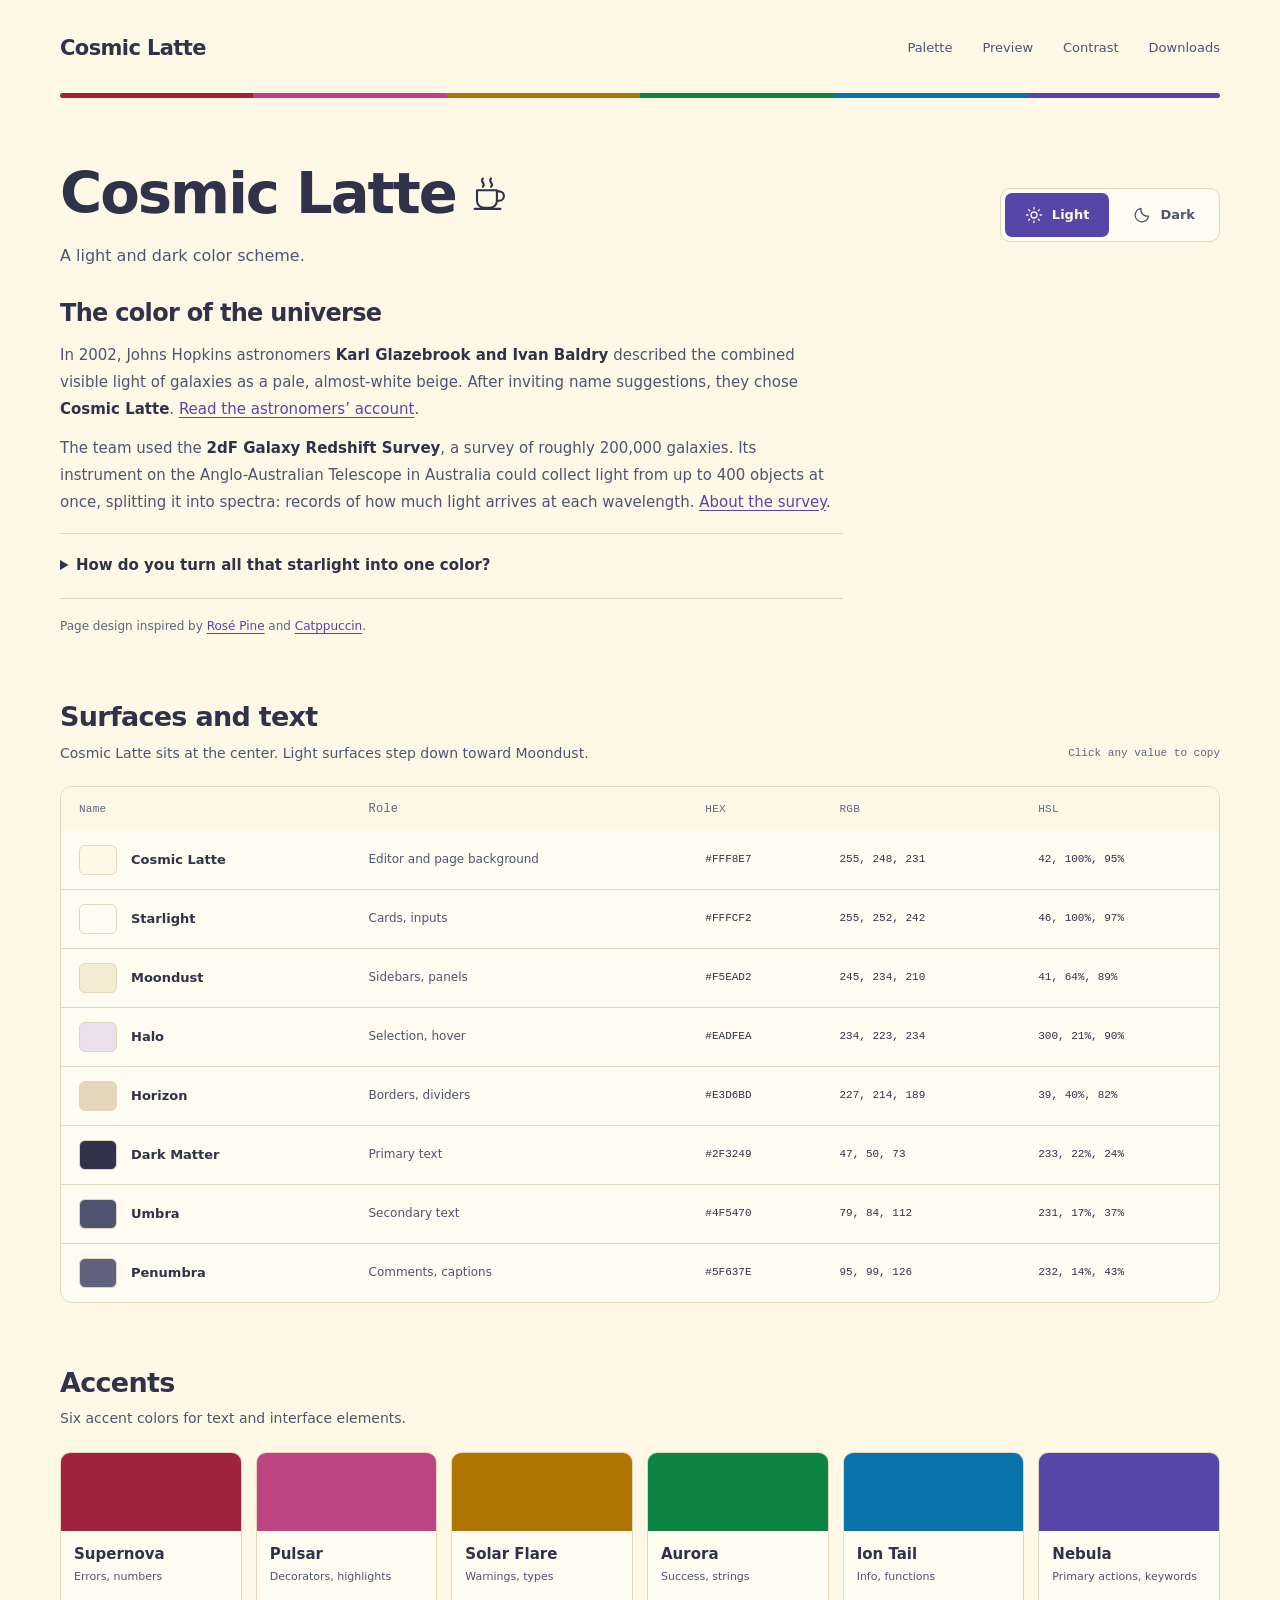
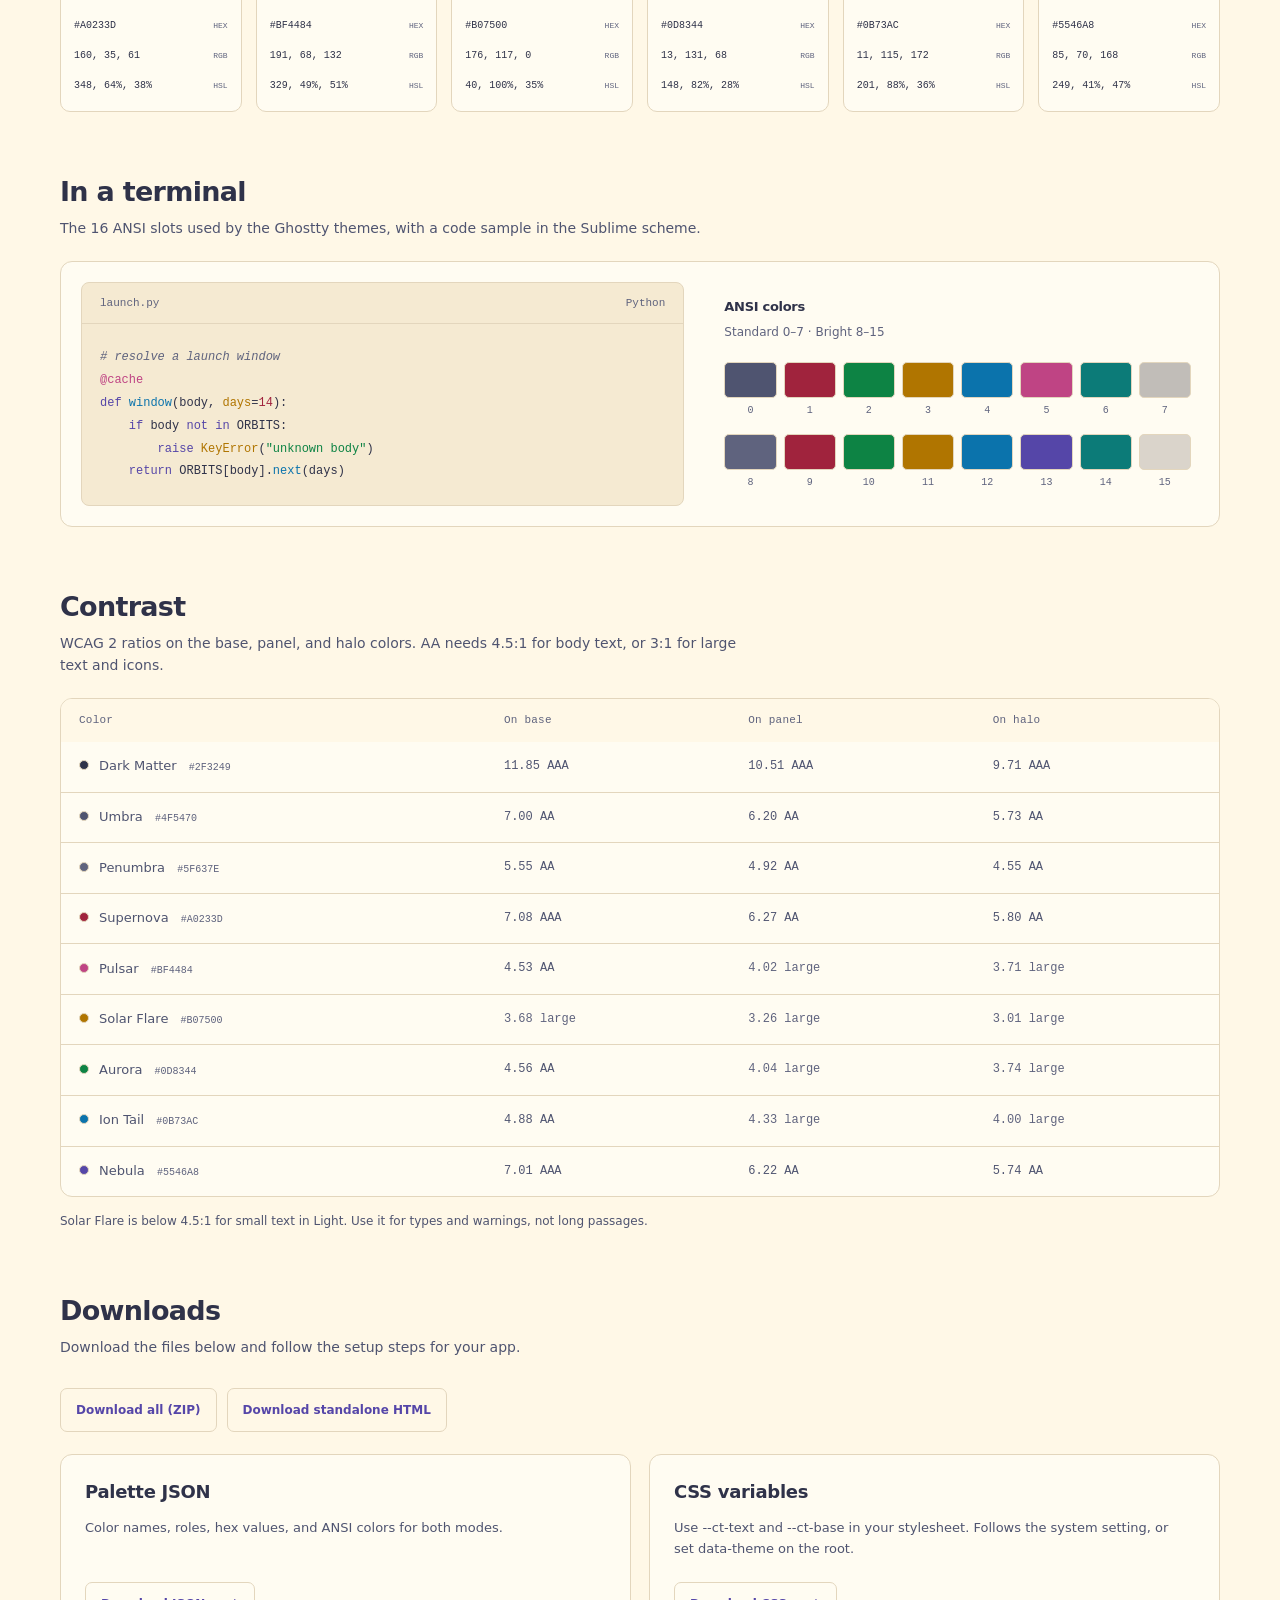
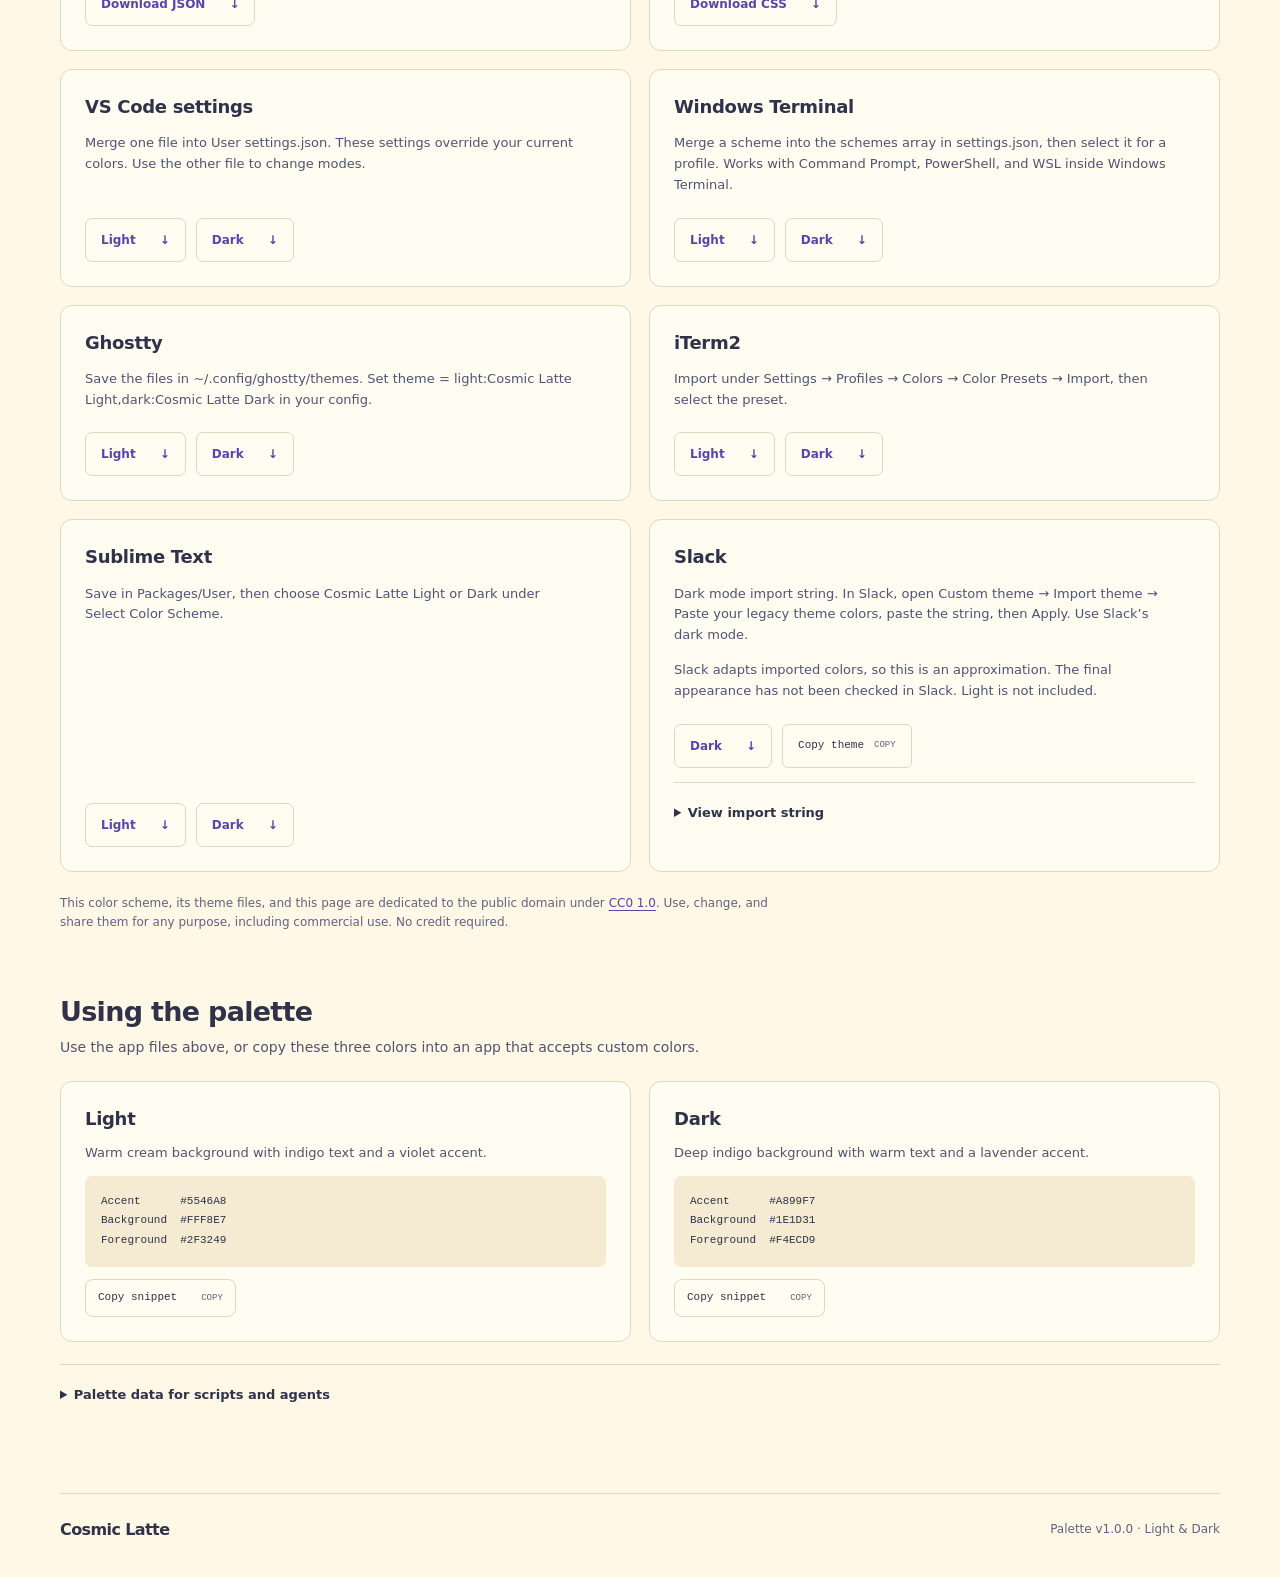
<file: index.html>
<!doctype html>
<html lang="en">
<head>
<meta charset="utf-8">
<meta name="viewport" content="width=device-width, initial-scale=1">
<meta name="description" content="Cosmic Latte: Cosmic Latte in light and dark. Explore color values, terminal colors, and contrast ratios.">
<title>Cosmic Latte Palette</title>
<style>
:root {
  color-scheme: light;
  --bg:#FFF8E7; --surface:#FFFCF2; --panel:#F5EAD2; --halo:#EADFEA; --line:#E3D6BD; --fg:#2F3249; --sub:#4F5470; --mut:#5F637E; --acc:#5546A8; --onacc:#FFF8E7;
  --display:'Bricolage Grotesque','Avenir Next',system-ui,sans-serif;
  --body:'DM Sans','Avenir Next',system-ui,sans-serif;
  --mono:'JetBrains Mono',ui-monospace,Menlo,monospace;
}
:root[data-theme="dark"] {
  color-scheme:dark;
  --bg:#1E1D31; --surface:#272641; --panel:#171627; --halo:#38345E; --line:#3B3A59; --fg:#F4ECD9; --sub:#C8C2D6; --mut:#9E99B8; --acc:#A899F7; --onacc:#1E1D31;
}
* { box-sizing:border-box; }
html { scroll-behavior:auto; scroll-padding-top:28px; }
body { margin:0; background:var(--bg); color:var(--fg); font:400 15px/1.6 var(--body); }
a { color:inherit; text-decoration:none; }
button { font:inherit; }
button,a { -webkit-tap-highlight-color:transparent; }
button:focus-visible,a:focus-visible,[tabindex]:focus-visible { outline:2px solid var(--acc); outline-offset:4px; }
button { cursor:pointer; }
.shell { width:min(1160px,calc(100% - 96px)); margin-inline:auto; }
.site-header { display:flex; justify-content:space-between; gap:24px; align-items:center; padding:30px 0 26px; }
.brand { font:700 21px/1.2 var(--display); letter-spacing:-.6px; }
nav { display:flex; gap:30px; color:var(--sub); font-size:13px; font-weight:500; }
nav a { padding:8px 0; }
nav a:hover { color:var(--acc); }
.spectrum { display:flex; height:5px; border-radius:3px; overflow:hidden; }
.spectrum span { flex:1; }
main { display:flex; flex-direction:column; gap:64px; padding:64px 0; }
h1,h2,h3,p { margin:0; }
h1,h2,h3 { font-family:var(--display); }
h1 { font-size:clamp(36px,4.5vw,58px); line-height:1.1; font-weight:700; letter-spacing:-2px; text-wrap:balance; }
h2 { font-size:27px; line-height:1.2; letter-spacing:-.7px; }
h3 { font-size:18px; line-height:1.4; letter-spacing:-.3px; }
.top { display:flex; gap:32px; align-items:center; justify-content:space-between; }
.hero-copy { max-width:810px; }
.lede { color:var(--sub); font-size:16px; margin-top:18px; max-width:64ch; }
.seg { flex:none; display:flex; gap:4px; border:1px solid var(--line); border-radius:10px; padding:4px; background:var(--surface); }
.seg button { border:0; background:transparent; color:var(--sub); padding:10px 20px; border-radius:7px; font-size:13px; font-weight:700; min-height:42px; }
.seg button[aria-pressed="true"] { background:var(--acc); color:var(--onacc); }
.sec { display:flex; flex-direction:column; gap:22px; min-width:0; }
.section-head { display:flex; align-items:flex-end; justify-content:space-between; gap:24px; }
.section-head p { color:var(--sub); margin-top:8px; max-width:76ch; font-size:14px; }
.section-note { color:var(--mut); font:11px/1.5 var(--mono); flex:none; padding-bottom:2px; }
.tablewrap { overflow-x:auto; border:1px solid var(--line); border-radius:12px; background:var(--surface); }
table { border-collapse:collapse; width:100%; text-align:left; font-variant-numeric:tabular-nums; }
caption { text-align:left; }
th,td { padding:14px 18px; border-bottom:1px solid var(--line); white-space:nowrap; }
thead th { background:var(--bg); color:var(--mut); font:500 11px/1.5 var(--mono); letter-spacing:.02em; padding-block:13px; }
tbody th { font-weight:600; font-size:13px; text-align:left; }
tbody td { font-size:13px; color:var(--sub); }
tr:last-child td,tr:last-child th { border-bottom:0; }
.palette-table th:first-child { width:25%; }
.palette-table .role { font-size:12px; }
.palette-table td:has(.copy) { padding:6px 12px; }
.preview { display:inline-block; width:38px; height:30px; border:1px solid var(--line); border-radius:6px; vertical-align:middle; margin-right:14px; }
.copy { display:flex; align-items:center; justify-content:space-between; gap:10px; width:100%; min-height:36px; border:0; border-radius:6px; background:transparent; color:var(--fg); padding:6px; font:400 11px/1.6 var(--mono); text-align:left; white-space:nowrap; }
.copy:hover { background:var(--halo); }
.copy i { font:400 9px/1 var(--mono); text-transform:uppercase; color:var(--mut); font-style:normal; }
.palette-table .copy i { display:none; }
.copy.done i { color:var(--acc); }
.copy.done { background:var(--halo); }
.grid { display:grid; grid-template-columns:repeat(6,minmax(0,1fr)); gap:14px; }
.sw { border:1px solid var(--line); background:var(--surface); border-radius:10px; overflow:hidden; min-width:0; }
.chip { height:78px; }
.meta { padding:14px 13px 6px; }
.meta b { display:block; font:700 15px/1.3 var(--display); }
.meta span { display:block; color:var(--sub); font-size:11px; margin-top:5px; min-height:36px; line-height:1.5; }
.vals { padding:0 7px 10px; }
.vals .copy { font-size:10px; gap:3px; min-height:30px; }
.vals .copy i { font-size:8px; }
.term { display:grid; grid-template-columns:1.25fr 1fr; gap:32px; background:var(--surface); border:1px solid var(--line); border-radius:12px; padding:20px; }
.editor { min-width:0; background:var(--terminal-bg); border:1px solid var(--line); border-radius:8px; overflow:hidden; }
.editor-bar { display:flex; justify-content:space-between; gap:16px; padding:12px 18px; border-bottom:1px solid var(--line); color:var(--mut); font:11px/1.5 var(--mono); }
.code { padding:22px 18px; font:400 12px/1.9 var(--mono); overflow-x:auto; white-space:pre; color:var(--fg); }
.code .c { color:var(--mut); font-style:italic; }.code .k { color:var(--acc); }.code .s { color:var(--g); }.code .n { color:var(--r); }.code .f { color:var(--b); }.code .t { color:var(--y); }.code .p { color:var(--p); }
.ansi-panel { display:flex; flex-direction:column; justify-content:center; gap:20px; min-width:0; padding:6px 8px; }
.ansi-panel h3 { font:600 13px/1.4 var(--body); }
.ansi-panel p { color:var(--mut); font-size:12px; margin-top:6px; }
.ansi { display:grid; grid-template-columns:repeat(8,minmax(0,1fr)); gap:16px 7px; }
.ansi-slot { text-align:center; min-width:0; }
.ansi-slot span { display:block; height:36px; border-radius:5px; border:1px solid var(--line); }
.ansi-slot small { display:block; color:var(--mut); margin-top:5px; font:10px/1.5 var(--mono); }
.contrast-table td:not(:first-child) { font:12px/1.8 var(--mono); }
.dot { display:inline-block; width:10px; height:10px; border-radius:50%; border:1px solid var(--line); margin-right:10px; }
.note { font:10px/1.6 var(--mono); color:var(--mut); margin-left:8px; }
.low { color:var(--mut); }
.contrast-note { font-size:12px; color:var(--sub); margin-top:-7px; }
.install { display:grid; grid-template-columns:repeat(2,minmax(0,1fr)); gap:18px; }
.card { min-width:0; padding:24px; background:var(--surface); border:1px solid var(--line); border-radius:12px; display:flex; flex-direction:column; gap:12px; }
.card p { color:var(--sub); font-size:13px; max-width:60ch; }
.card pre { margin:0; padding:16px; overflow-x:auto; background:var(--panel); border-radius:7px; font:11px/1.8 var(--mono); flex:1; }
.card>.copy { width:max-content; min-height:38px; padding-inline:12px; gap:24px; }
footer { display:flex; gap:24px; justify-content:space-between; align-items:center; border-top:1px solid var(--line); padding:26px 0 38px; color:var(--mut); font-size:12px; }
footer .brand { font-size:16px; color:var(--fg); }
#status { position:fixed; bottom:24px; left:50%; transform:translate(-50%,8px); padding:12px 20px; background:var(--fg); color:var(--bg); border-radius:8px; font-size:13px; opacity:0; pointer-events:none; transition:opacity .15s,transform .15s; max-width:calc(100% - 32px); text-align:center; z-index:10; }
#status.visible { opacity:1; transform:translate(-50%,0); }
.skip-link { position:fixed; top:-100px; left:16px; padding:10px 16px; background:var(--surface); border:1px solid var(--acc); border-radius:6px; z-index:20; }
.skip-link:focus { top:12px; }
.sr-only { position:absolute; width:1px; height:1px; padding:0; margin:-1px; overflow:hidden; clip:rect(0,0,0,0); white-space:nowrap; border:0; }
@media(min-width:1400px) { .shell { width:min(1240px,calc(100% - 128px)); } }
@media(max-width:1050px) { .grid { grid-template-columns:repeat(3,minmax(0,1fr)); }.meta span { min-height:0; }.vals .copy { font-size:11px; }.chip { height:85px; }.term { grid-template-columns:1fr; }.ansi-panel { padding:8px; }.ansi-slot span { height:44px; } }
@media(max-width:700px) {
 .shell { width:calc(100% - 36px); }.site-header { padding:22px 0 20px; align-items:flex-start; gap:12px; flex-direction:column; }
 nav { gap:24px; font-size:12px; width:100%; justify-content:space-between; } nav a { min-height:40px; display:flex; align-items:center; }
 main { padding:36px 0 44px; gap:44px; }.top { flex-direction:column; align-items:flex-start; gap:24px; }h1 { font-size:40px; letter-spacing:-1.4px; }.lede { font-size:14px; margin-top:14px; }h2 { font-size:24px; }
 .section-head { display:block; }.section-note { display:block; margin-top:10px; }.section-note::after { content:" · Scroll for all formats"; }.section-head p { font-size:13px; }
 .grid { grid-template-columns:repeat(2,minmax(0,1fr)); gap:12px; }.chip { height:70px; }.meta { padding:12px 11px 6px; }.meta b { font-size:15px; }.meta span { min-height:33px; }.vals .copy { min-height:44px; font-size:10px; }
 .copy { min-height:44px; }.tablewrap th,.tablewrap td { padding:12px; }.palette-table td:has(.copy) { padding:4px 8px; }.palette-table .role { display:none; }.palette-table th.role { display:none; }.preview { width:24px; height:26px; margin-right:8px; }.palette-table tbody th { font-size:12px; }.palette-table .copy { font-size:10px; }.palette-table th:first-child { min-width:156px; }
 .term { padding:12px; gap:20px; }.code { font-size:10px; padding:16px 12px; }.editor-bar { padding:10px 12px; }.ansi-panel { padding:4px; }.ansi { gap:12px 5px; }.ansi-slot span { height:30px; }
 .install { grid-template-columns:1fr; }.card { padding:20px; }.card pre { font-size:10px; }.section-head { gap:12px; }.note { display:none; }footer { align-items:flex-start; }footer p { max-width:150px; text-align:right; font-size:11px; }
}
@media(prefers-reduced-motion:reduce) { html { scroll-behavior:auto; }#status { transition:none; } }


/* Native icon controls and a short introduction, within the existing visual system. */
.seg button { display:inline-flex; align-items:center; justify-content:center; gap:9px; min-height:44px; }
.seg svg { flex:none; }
.preamble { max-width:82ch; margin-top:-34px; color:var(--sub); font-size:15px; line-height:1.8; display:grid; gap:12px; }
.preamble code { font:12px var(--mono); }
.preamble a,details a { text-decoration:underline; text-underline-offset:3px; color:var(--acc); }
.download-card { gap:14px; }
.download-links { display:flex; flex-wrap:wrap; gap:10px; margin-top:auto; padding-top:8px; }
.download { display:inline-flex; gap:24px; align-items:center; justify-content:space-between; min-height:44px; padding:10px 15px; font:600 12px/1.5 var(--body); border:1px solid var(--line); border-radius:7px; color:var(--acc); }
.download:hover { background:var(--halo); }
.download-note { color:var(--mut); font-size:12px; max-width:95ch; }
details { border-top:1px solid var(--line); padding-top:20px; color:var(--sub); font-size:13px; }
summary { cursor:pointer; color:var(--fg); font-weight:600; min-height:44px; }
details p { max-width:85ch; margin-bottom:12px; }
@media(max-width:700px) { .preamble { margin-top:-18px; font-size:14px; }.seg button { padding:10px 16px; } }

/* The origin story stays readable while the longer method is optional. */
.preamble h2 { color:var(--fg); font-size:24px; margin-bottom:2px; }
.preamble strong { color:var(--fg); font-weight:600; }
.preamble .science-story { border-block:1px solid var(--line); padding:10px 0; margin:5px 0; font-size:inherit; }
.science-story summary { display:list-item; min-height:44px; align-content:center; }
.story-copy { display:grid; gap:14px; padding:12px 0; }
.story-copy p { margin:0; }
.preamble .design-credit { font-size:12px; color:var(--mut); }
.slack-string { display:block; white-space:normal; overflow-wrap:anywhere; font:11px/1.8 var(--mono); }
#slack-copy { display:inline-flex; }
#slack-copy .copy { border:1px solid var(--line); padding:10px 15px; min-height:44px; }
.hero-copy h1 { display:flex; align-items:center; gap:.25em; }
.coffee-mark { width:.65em; height:.65em; flex:none; }
#license a { color:var(--acc); text-decoration:underline; text-underline-offset:3px; }
@media(max-width:360px) { .hero-copy h1 { font-size:36px; } }
</style>
</head>
<body>
<a class="skip-link" href="#main">Skip to palette</a>
<div class="shell">
  <header class="site-header">
    <a class="brand" href="#main">Cosmic Latte</a>
    <nav aria-label="Sections"><a href="#palette">Palette</a><a href="#preview">Preview</a><a href="#contrast">Contrast</a><a href="#downloads">Downloads</a></nav>
  </header>
  <div class="spectrum" id="spectrum" aria-hidden="true"></div>
  <main id="main">
    <div class="top">
      <div class="hero-copy"><h1>Cosmic Latte <svg class="coffee-mark" viewBox="0 0 32 32" fill="none" stroke="currentColor" stroke-width="1.8" stroke-linecap="round" stroke-linejoin="round" aria-hidden="true"><path d="M6 13h17v9a6 6 0 0 1-6 6h-5a6 6 0 0 1-6-6Z"/><path d="M23 14h2a4 4 0 0 1 0 8h-2M4 29h22M11 3c-3 3 3 4 0 7M18 3c-3 3 3 4 0 7"/></svg></h1><p class="lede">A light and dark color scheme.</p></div>
      <div class="seg" role="group" aria-label="Flavor"><button id="bl" aria-pressed="true" type="button" aria-label="Light theme" title="Light theme"><svg viewBox="0 0 24 24" width="18" height="18" fill="none" stroke="currentColor" stroke-width="1.7" stroke-linecap="round" aria-hidden="true"><circle cx="12" cy="12" r="4"/><path d="M12 2v2m0 16v2M2 12h2m16 0h2M4.9 4.9l1.4 1.4m11.4 11.4 1.4 1.4m0-14.2-1.4 1.4M6.3 17.7l-1.4 1.4"/></svg><span>Light</span></button><button id="bd" aria-pressed="false" type="button" aria-label="Dark theme" title="Dark theme"><svg viewBox="0 0 24 24" width="18" height="18" fill="none" stroke="currentColor" stroke-width="1.7" stroke-linecap="round" stroke-linejoin="round" aria-hidden="true"><path d="M20.8 13.5A9 9 0 0 1 10.5 3.2a9 9 0 1 0 10.3 10.3Z"/></svg><span>Dark</span></button></div>
    </div>
<section class="preamble" id="origin" aria-labelledby="origin-title">
  <h2 id="origin-title">The color of the universe</h2>
  <p>In 2002, Johns Hopkins astronomers <strong>Karl Glazebrook and Ivan Baldry</strong> described the combined visible light of galaxies as a pale, almost-white beige. After inviting name suggestions, they chose <strong>Cosmic Latte</strong>. <a href="https://www.astro.ljmu.ac.uk/~ikb/Cosmic-Spectrum.html">Read the astronomers’ account</a>.</p>
  <p>The team used the <strong>2dF Galaxy Redshift Survey</strong>, a survey of roughly 200,000 galaxies. Its instrument on the Anglo-Australian Telescope in Australia could collect light from up to 400 objects at once, splitting it into spectra: records of how much light arrives at each wavelength. <a href="https://arxiv.org/abs/astro-ph/0106498">About the survey</a>.</p>
  <details class="science-story">
    <summary>How do you turn all that starlight into one color?</summary>
    <div class="story-copy">
      <p><strong>Combining the light.</strong> The researchers corrected the spectra for redshift, the stretching of light toward red as the universe expands. They combined them into a luminosity-weighted “cosmic spectrum,” so galaxies contributed in proportion to the light they emitted. They then used standard models of human color vision to work out how that blend would look. <a href="https://www.astro.ljmu.ac.uk/~ikb/Cosmic_Spectrum_files/color-universe-QandA.html">Baldry explains the method</a>.</p>
      <p><strong>From turquoise to beige.</strong> The first announcement, in January 2002, described a pale turquoise. Color scientist Mark Fairchild and colleagues helped trace that result to an incorrect white-point setting in the conversion software. White point describes what a viewer treats as white under a given light. With that setting corrected for the chosen viewing conditions, the result became beige. <a href="https://pages.jh.edu/gazette/2002/11mar02/11color.html">The March 2002 correction</a>.</p>
      <p><strong>Studying the history of stars.</strong> The researchers compared features in the spectrum with models of stellar populations to study when stars formed. A population with more hot, young stars gives a different spectrum from one with more cool, older stars. Calculating a single color was a side project. <a href="https://arxiv.org/abs/astro-ph/0110676">Read the research paper</a>.</p>
      <p>This average describes visible light escaping from galaxies, with its brightness raised for display. It does not describe how bright the night sky looks. The screen color also depends on assumptions about vision, lighting, and the display; a hex code is a representation, not a universal physical constant.</p>
    </div>
  </details>
  <p class="design-credit">Page design inspired by <a href="https://rosepinetheme.com/palette/">Rosé Pine</a> and <a href="https://catppuccin.com/">Catppuccin</a>.</p>
</section>
    <section class="sec" id="palette" aria-labelledby="surfaces-title">
      <header class="section-head"><div><h2 id="surfaces-title">Surfaces and text</h2><p id="s1"></p></div><span class="section-note">Click any value to copy</span></header>
      <div class="tablewrap" tabindex="0" role="region" aria-label="Surface color values, scroll for all formats"><table class="palette-table"><caption class="sr-only">Surface and text color values</caption><thead><tr><th scope="col">Name</th><th scope="col" class="role">Role</th><th scope="col">HEX</th><th scope="col">RGB</th><th scope="col">HSL</th></tr></thead><tbody id="g1"></tbody></table></div>
    </section>
    <section class="sec" aria-labelledby="accents-title"><header class="section-head"><div><h2 id="accents-title">Accents</h2><p>Six accent colors for text and interface elements.</p></div></header><div class="grid" id="g2"></div></section>
    <section class="sec" id="preview" aria-labelledby="terminal-title">
      <header class="section-head"><div><h2 id="terminal-title">In a terminal</h2><p>The 16 ANSI slots used by the Ghostty themes, with a code sample in the Sublime scheme.</p></div></header>
      <div class="term" id="term"><div class="editor"><div class="editor-bar"><span>launch.py</span><span>Python</span></div><div class="code" id="code" tabindex="0" role="region" aria-label="Syntax highlighting preview"></div></div><div class="ansi-panel"><div><h3>ANSI colors</h3><p>Standard 0–7 · Bright 8–15</p></div><div class="ansi" id="ansi"></div></div></div>
    </section>
    <section class="sec" id="contrast" aria-labelledby="contrast-title"><header class="section-head"><div><h2 id="contrast-title">Contrast</h2><p>WCAG 2 ratios on the base, panel, and halo colors. AA needs 4.5:1 for body text, or 3:1 for large text and icons.</p></div></header>
      <div class="tablewrap" tabindex="0" role="region" aria-label="Contrast ratios, scroll for all backgrounds"><table class="contrast-table"><caption class="sr-only">Text contrast ratios for the current flavor</caption><thead><tr><th scope="col">Color</th><th scope="col">On base</th><th scope="col">On panel</th><th scope="col">On halo</th></tr></thead><tbody id="ct"></tbody></table></div>
      <p class="contrast-note">Solar Flare is below 4.5:1 for small text in Light. Use it for types and warnings, not long passages.</p>
    </section>
    <section class="sec" id="downloads" aria-labelledby="downloads-title"><header class="section-head"><div><h2 id="downloads-title">Downloads</h2><p>Download the files below and follow the setup steps for your app.</p></div></header><div class="download-links"><a class="download" href="dist/cosmic-latte-1.0.0.zip" download>Download all (ZIP)</a><a class="download" href="dist/cosmic-latte-standalone.html" download>Download standalone HTML</a></div><div class="install"><article class="card download-card"><h3>Palette JSON</h3><p>Color names, roles, hex values, and ANSI colors for both modes.</p><div class="download-links"><a class="download" id="download-palette-json-both" href="downloads/cosmic-latte.json" download="cosmic-latte.json" data-format="application/json" data-mode="both" aria-label="Download Palette JSON both">Download JSON<span aria-hidden="true">↓</span></a></div></article><article class="card download-card"><h3>CSS variables</h3><p>Use --ct-text and --ct-base in your stylesheet. Follows the system setting, or set data-theme on the root.</p><div class="download-links"><a class="download" id="download-css-variables-both" href="downloads/cosmic-latte.css" download="cosmic-latte.css" data-format="text/css" data-mode="both" aria-label="Download CSS variables both">Download CSS<span aria-hidden="true">↓</span></a></div></article><article class="card download-card"><h3>VS Code settings</h3><p>Merge one file into User settings.json. These settings override your current colors. Use the other file to change modes.</p><div class="download-links"><a class="download" id="download-vs-code-settings-light" href="downloads/cosmic-latte-light.vscode-settings.json" download="cosmic-latte-light.vscode-settings.json" data-format="application/json" data-mode="light" aria-label="Download VS Code settings light">Light<span aria-hidden="true">↓</span></a><a class="download" id="download-vs-code-settings-dark" href="downloads/cosmic-latte-dark.vscode-settings.json" download="cosmic-latte-dark.vscode-settings.json" data-format="application/json" data-mode="dark" aria-label="Download VS Code settings dark">Dark<span aria-hidden="true">↓</span></a></div></article><article class="card download-card"><h3>Windows Terminal</h3><p>Merge a scheme into the schemes array in settings.json, then select it for a profile. Works with Command Prompt, PowerShell, and WSL inside Windows Terminal.</p><div class="download-links"><a class="download" id="download-windows-terminal-light" href="downloads/cosmic-latte-light.windows-terminal.json" download="cosmic-latte-light.windows-terminal.json" data-format="application/json" data-mode="light" aria-label="Download Windows Terminal light">Light<span aria-hidden="true">↓</span></a><a class="download" id="download-windows-terminal-dark" href="downloads/cosmic-latte-dark.windows-terminal.json" download="cosmic-latte-dark.windows-terminal.json" data-format="application/json" data-mode="dark" aria-label="Download Windows Terminal dark">Dark<span aria-hidden="true">↓</span></a></div></article><article class="card download-card"><h3>Ghostty</h3><p>Save the files in ~/.config/ghostty/themes. Set theme = light:Cosmic Latte Light,dark:Cosmic Latte Dark in your config.</p><div class="download-links"><a class="download" id="download-ghostty-light" href="downloads/Cosmic%20Latte%20Light" download="Cosmic Latte Light" data-format="text/plain" data-mode="light" aria-label="Download Ghostty light">Light<span aria-hidden="true">↓</span></a><a class="download" id="download-ghostty-dark" href="downloads/Cosmic%20Latte%20Dark" download="Cosmic Latte Dark" data-format="text/plain" data-mode="dark" aria-label="Download Ghostty dark">Dark<span aria-hidden="true">↓</span></a></div></article><article class="card download-card"><h3>iTerm2</h3><p>Import under Settings → Profiles → Colors → Color Presets → Import, then select the preset.</p><div class="download-links"><a class="download" id="download-iterm2-light" href="downloads/cosmic-latte-light.itermcolors" download="cosmic-latte-light.itermcolors" data-format="application/xml" data-mode="light" aria-label="Download iTerm2 light">Light<span aria-hidden="true">↓</span></a><a class="download" id="download-iterm2-dark" href="downloads/cosmic-latte-dark.itermcolors" download="cosmic-latte-dark.itermcolors" data-format="application/xml" data-mode="dark" aria-label="Download iTerm2 dark">Dark<span aria-hidden="true">↓</span></a></div></article><article class="card download-card"><h3>Sublime Text</h3><p>Save in Packages/User, then choose Cosmic Latte Light or Dark under Select Color Scheme.</p><div class="download-links"><a class="download" id="download-sublime-text-light" href="downloads/Cosmic%20Latte%20Light.sublime-color-scheme" download="Cosmic Latte Light.sublime-color-scheme" data-format="application/json" data-mode="light" aria-label="Download Sublime Text light">Light<span aria-hidden="true">↓</span></a><a class="download" id="download-sublime-text-dark" href="downloads/Cosmic%20Latte%20Dark.sublime-color-scheme" download="Cosmic Latte Dark.sublime-color-scheme" data-format="application/json" data-mode="dark" aria-label="Download Sublime Text dark">Dark<span aria-hidden="true">↓</span></a></div></article><article class="card download-card" id="slack"><h3>Slack</h3><p>Dark mode import string. In Slack, open Custom theme → Import theme → Paste your legacy theme colors, paste the string, then Apply. Use Slack’s dark mode.</p><p class="download-note">Slack adapts imported colors, so this is an approximation. The final appearance has not been checked in Slack. Light is not included.</p><div class="download-links"><a class="download" id="download-slack-dark" href="downloads/cosmic-latte-dark.slack.txt" download="cosmic-latte-dark.slack.txt" data-format="text/plain" data-mode="dark" aria-label="Download Slack dark">Dark<span aria-hidden="true">↓</span></a><span id="slack-copy"></span></div><details><summary>View import string</summary><code class="slack-string">#1E1D31,#171627,#A899F7,#1E1D31,#38345E,#F4ECD9,#56CB96,#F87986,#171627,#F4ECD9</code></details></article></div><p class="download-note" id="license">This color scheme, its theme files, and this page are dedicated to the public domain under <a rel="license" href="https://creativecommons.org/publicdomain/zero/1.0/">CC0 1.0</a>. Use, change, and share them for any purpose, including commercial use. No credit required.</p></section>
<section class="sec" id="using-it" aria-labelledby="using-title"><header class="section-head"><div><h2 id="using-title">Using the palette</h2><p>Use the app files above, or copy these three colors into an app that accepts custom colors.</p></div></header><div class="install" id="inst"></div><details id="palette-source"><summary>Palette data for scripts and agents</summary><p>The readable JSON in <code>script#palette-data</code> contains both modes, color roles, and ANSI slots. Download links have stable IDs, filenames, format labels, and mode labels. JavaScript is not needed to extract this data or save the files.</p><a href="#download-palette-json-both">Go to palette JSON download</a></details></section>
  </main>
  <footer><a class="brand" href="#main">Cosmic Latte</a><p>Palette v1.0.0 · Light &amp; Dark</p></footer>
</div>
<div id="status" role="status" aria-live="polite" aria-atomic="true"></div>
<noscript><p class="shell">Download links work without JavaScript. Enable JavaScript for the visual palette and theme controls; both modes are included in the palette JSON.</p></noscript>
<script type="application/json" id="palette-data">
{
  "name": "Cosmic Latte",
  "version": "1.0.0",
  "tagline": "Cosmic Latte, in light and dark",
  "tint": {
    "light": 14,
    "dark": 20
  },
  "order": [
    "base",
    "surface",
    "panel",
    "halo",
    "border",
    "text",
    "subtle",
    "muted",
    "supernova",
    "pink",
    "solar",
    "aurora",
    "ion",
    "nebula"
  ],
  "modes": {
    "light": {
      "label": "Light",
      "tokens": {
        "base": {
          "name": "Cosmic Latte",
          "role": "Editor and page background",
          "hex": "#FFF8E7"
        },
        "surface": {
          "name": "Starlight",
          "role": "Cards, inputs",
          "hex": "#FFFCF2"
        },
        "panel": {
          "name": "Moondust",
          "role": "Sidebars, panels",
          "hex": "#F5EAD2"
        },
        "halo": {
          "name": "Halo",
          "role": "Selection, hover",
          "hex": "#EADFEA"
        },
        "border": {
          "name": "Horizon",
          "role": "Borders, dividers",
          "hex": "#E3D6BD"
        },
        "text": {
          "name": "Dark Matter",
          "role": "Primary text",
          "hex": "#2F3249"
        },
        "subtle": {
          "name": "Umbra",
          "role": "Secondary text",
          "hex": "#4F5470"
        },
        "muted": {
          "name": "Penumbra",
          "role": "Comments, captions",
          "hex": "#5F637E"
        },
        "supernova": {
          "name": "Supernova",
          "role": "Errors, numbers",
          "hex": "#A0233D"
        },
        "pink": {
          "name": "Pulsar",
          "role": "Decorators, highlights",
          "hex": "#BF4484"
        },
        "solar": {
          "name": "Solar Flare",
          "role": "Warnings, types",
          "hex": "#B07500"
        },
        "aurora": {
          "name": "Aurora",
          "role": "Success, strings",
          "hex": "#0D8344"
        },
        "ion": {
          "name": "Ion Tail",
          "role": "Info, functions",
          "hex": "#0B73AC"
        },
        "nebula": {
          "name": "Nebula",
          "role": "Primary actions, keywords",
          "hex": "#5546A8"
        }
      }
    },
    "dark": {
      "label": "Dark",
      "tokens": {
        "base": {
          "name": "Deep Space",
          "role": "Editor and page background",
          "hex": "#1E1D31"
        },
        "surface": {
          "name": "Starfield",
          "role": "Cards, inputs",
          "hex": "#272641"
        },
        "panel": {
          "name": "Void",
          "role": "Sidebars, panels",
          "hex": "#171627"
        },
        "halo": {
          "name": "Halo",
          "role": "Selection, hover",
          "hex": "#38345E"
        },
        "border": {
          "name": "Horizon",
          "role": "Borders, dividers",
          "hex": "#3B3A59"
        },
        "text": {
          "name": "Cosmic Latte",
          "role": "Primary text",
          "hex": "#F4ECD9"
        },
        "subtle": {
          "name": "Moondust",
          "role": "Secondary text",
          "hex": "#C8C2D6"
        },
        "muted": {
          "name": "Penumbra",
          "role": "Comments, captions",
          "hex": "#9E99B8"
        },
        "supernova": {
          "name": "Supernova",
          "role": "Errors, numbers",
          "hex": "#F87986"
        },
        "pink": {
          "name": "Pulsar",
          "role": "Decorators, highlights",
          "hex": "#F7A0DB"
        },
        "solar": {
          "name": "Solar Flare",
          "role": "Warnings, types",
          "hex": "#EFC053"
        },
        "aurora": {
          "name": "Aurora",
          "role": "Success, strings",
          "hex": "#56CB96"
        },
        "ion": {
          "name": "Ion Tail",
          "role": "Info, functions",
          "hex": "#5DB1FA"
        },
        "nebula": {
          "name": "Nebula",
          "role": "Primary actions, keywords",
          "hex": "#A899F7"
        }
      }
    }
  },
  "schemaVersion": 1,
  "terminal": {
    "light": {
      "base": "#FFF8E7",
      "surface": "#FFFCF2",
      "panel": "#F5EAD2",
      "halo": "#EADFEA",
      "border": "#E3D6BD",
      "text": "#2F3249",
      "subtle": "#4F5470",
      "muted": "#5F637E",
      "supernova": "#A0233D",
      "pink": "#BF4484",
      "solar": "#B07500",
      "aurora": "#0D8344",
      "ion": "#0B73AC",
      "nebula": "#5546A8",
      "supernova_soft": "#F2DACF",
      "pink_soft": "#F6DFD9",
      "solar_soft": "#F4E6C7",
      "aurora_soft": "#DDE8D0",
      "ion_soft": "#DDE5DF",
      "nebula_soft": "#E7DFDE",
      "cyan": "#0C7B78",
      "ansi": [
        "#4F5470",
        "#A0233D",
        "#0D8344",
        "#B07500",
        "#0B73AC",
        "#BF4484",
        "#0C7B78",
        "#C1BDB8",
        "#5F637E",
        "#A0233D",
        "#0D8344",
        "#B07500",
        "#0B73AC",
        "#5546A8",
        "#0C7B78",
        "#DAD4CB"
      ]
    },
    "dark": {
      "base": "#1E1D31",
      "surface": "#272641",
      "panel": "#171627",
      "halo": "#38345E",
      "border": "#3B3A59",
      "text": "#F4ECD9",
      "subtle": "#C8C2D6",
      "muted": "#9E99B8",
      "supernova": "#F87986",
      "pink": "#F7A0DB",
      "solar": "#EFC053",
      "aurora": "#56CB96",
      "ion": "#5DB1FA",
      "nebula": "#A899F7",
      "supernova_soft": "#4A2F42",
      "pink_soft": "#493753",
      "solar_soft": "#483E38",
      "aurora_soft": "#294045",
      "ion_soft": "#2B3B59",
      "nebula_soft": "#3A3659",
      "cyan": "#5ABEC8",
      "ansi": [
        "#787478",
        "#F87986",
        "#56CB96",
        "#EFC053",
        "#5DB1FA",
        "#F7A0DB",
        "#5ABEC8",
        "#C8C2D6",
        "#9A9592",
        "#F87986",
        "#56CB96",
        "#EFC053",
        "#5DB1FA",
        "#A899F7",
        "#5ABEC8",
        "#F4ECD9"
      ]
    }
  }
}
</script>
<script type="application/json" id="download-manifest">
{
  "schemaVersion": 1,
  "name": "Cosmic Latte",
  "files": [
    {
      "app": "Palette JSON",
      "mode": "both",
      "filename": "cosmic-latte.json",
      "mime": "application/json",
      "id": "download-palette-json-both",
      "href": "downloads/cosmic-latte.json"
    },
    {
      "app": "CSS variables",
      "mode": "both",
      "filename": "cosmic-latte.css",
      "mime": "text/css",
      "id": "download-css-variables-both",
      "href": "downloads/cosmic-latte.css"
    },
    {
      "app": "Windows Terminal",
      "mode": "light",
      "filename": "cosmic-latte-light.windows-terminal.json",
      "mime": "application/json",
      "id": "download-windows-terminal-light",
      "href": "downloads/cosmic-latte-light.windows-terminal.json"
    },
    {
      "app": "Ghostty",
      "mode": "light",
      "filename": "Cosmic Latte Light",
      "mime": "text/plain",
      "id": "download-ghostty-light",
      "href": "downloads/Cosmic%20Latte%20Light"
    },
    {
      "app": "iTerm2",
      "mode": "light",
      "filename": "cosmic-latte-light.itermcolors",
      "mime": "application/xml",
      "id": "download-iterm2-light",
      "href": "downloads/cosmic-latte-light.itermcolors"
    },
    {
      "app": "Sublime Text",
      "mode": "light",
      "filename": "Cosmic Latte Light.sublime-color-scheme",
      "mime": "application/json",
      "id": "download-sublime-text-light",
      "href": "downloads/Cosmic%20Latte%20Light.sublime-color-scheme"
    },
    {
      "app": "VS Code settings",
      "mode": "light",
      "filename": "cosmic-latte-light.vscode-settings.json",
      "mime": "application/json",
      "id": "download-vs-code-settings-light",
      "href": "downloads/cosmic-latte-light.vscode-settings.json"
    },
    {
      "app": "Windows Terminal",
      "mode": "dark",
      "filename": "cosmic-latte-dark.windows-terminal.json",
      "mime": "application/json",
      "id": "download-windows-terminal-dark",
      "href": "downloads/cosmic-latte-dark.windows-terminal.json"
    },
    {
      "app": "Ghostty",
      "mode": "dark",
      "filename": "Cosmic Latte Dark",
      "mime": "text/plain",
      "id": "download-ghostty-dark",
      "href": "downloads/Cosmic%20Latte%20Dark"
    },
    {
      "app": "iTerm2",
      "mode": "dark",
      "filename": "cosmic-latte-dark.itermcolors",
      "mime": "application/xml",
      "id": "download-iterm2-dark",
      "href": "downloads/cosmic-latte-dark.itermcolors"
    },
    {
      "app": "Sublime Text",
      "mode": "dark",
      "filename": "Cosmic Latte Dark.sublime-color-scheme",
      "mime": "application/json",
      "id": "download-sublime-text-dark",
      "href": "downloads/Cosmic%20Latte%20Dark.sublime-color-scheme"
    },
    {
      "app": "VS Code settings",
      "mode": "dark",
      "filename": "cosmic-latte-dark.vscode-settings.json",
      "mime": "application/json",
      "id": "download-vs-code-settings-dark",
      "href": "downloads/cosmic-latte-dark.vscode-settings.json"
    },
    {
      "app": "Slack",
      "mode": "dark",
      "filename": "cosmic-latte-dark.slack.txt",
      "mime": "text/plain",
      "id": "download-slack-dark",
      "href": "downloads/cosmic-latte-dark.slack.txt"
    }
  ]
}
</script>
<script>

var paletteData=JSON.parse(document.getElementById('palette-data').textContent);
var P=paletteData,D=paletteData.terminal;
var mode=(function(){try{var d=document.documentElement.dataset.theme;if(d==='dark'||d==='light')return d}catch(e){}return window.matchMedia&&matchMedia('(prefers-color-scheme: dark)').matches?'dark':'light'})();
function rgb(h){h=h.replace('#','');return[0,2,4].map(function(i){return parseInt(h.substr(i,2),16)})}
function hsl(h){var c=rgb(h).map(function(v){return v/255}),mx=Math.max.apply(0,c),mn=Math.min.apply(0,c),l=(mx+mn)/2,s=0,H=0,d=mx-mn;
 if(d){s=d/(1-Math.abs(2*l-1));if(mx===c[0])H=((c[1]-c[2])/d)%6;else if(mx===c[1])H=(c[2]-c[0])/d+2;else H=(c[0]-c[1])/d+4;H*=60;if(H<0)H+=360}
 return Math.round(H)+', '+Math.round(s*100)+'%, '+Math.round(l*100)+'%'}
function lum(h){var c=rgb(h).map(function(v){v/=255;return v<=.04045?v/12.92:Math.pow((v+.055)/1.055,2.4)});return .2126*c[0]+.7152*c[1]+.0722*c[2]}
function cr(a,b){var x=lum(a),y=lum(b);if(x<y){var t=x;x=y;y=t}return(x+.05)/(y+.05)}
function el(t,c,h){var e=document.createElement(t);if(c)e.className=c;if(h!=null)e.innerHTML=h;return e}
function announce(message){
 var status=document.getElementById('status');
 status.textContent=message;status.classList.add('visible');
 clearTimeout(announce.timer);announce.timer=setTimeout(function(){status.classList.remove('visible')},2400);
}
function copyBtn(label,val,show){
 var b=el('button','copy','<span></span><i aria-hidden="true">'+label+'</i>');
 b.firstChild.textContent=show||val;b.type='button';
 b.setAttribute('aria-label','Copy '+label+': '+val);
 b.addEventListener('click',function(){
  function ok(){
   b.classList.add('done');b.lastChild.textContent='copied';announce('Copied to clipboard');
   setTimeout(function(){b.classList.remove('done');b.lastChild.textContent=label},1400);
  }
  function fallback(){
   var field=el('textarea');field.value=val;field.style.cssText='position:fixed;left:-9999px;top:0';
   document.body.appendChild(field);field.select();var copied=false;
   try{copied=document.execCommand('copy')}catch(e){}
   field.remove();b.focus();
   if(copied)ok();else{
    var range=document.createRange();range.selectNodeContents(b.firstChild);
    var selection=getSelection();selection.removeAllRanges();selection.addRange(range);
    announce('Copy unavailable. The value is selected for manual copy.');
   }
  }
  if(navigator.clipboard&&navigator.clipboard.writeText)navigator.clipboard.writeText(val).then(ok,fallback);
  else fallback();
 });return b;
}
var ACC=['supernova','pink','solar','aurora','ion','nebula'],SURF=P.order.filter(function(k){return ACC.indexOf(k)<0});
function card(k,t){
 var h=t.hex,r=rgb(h),sw=el('div','sw'),ch=el('div','chip');ch.style.background=h;
 sw.appendChild(ch);sw.appendChild(el('div','meta','<b>'+t.name+'</b><span>'+t.role+'</span>'));
 var v=el('div','vals');v.appendChild(copyBtn('hex',h));v.appendChild(copyBtn('rgb','rgb('+r.join(', ')+')',r.join(', ')));v.appendChild(copyBtn('hsl','hsl('+hsl(h)+')',hsl(h)));sw.appendChild(v);return sw;
}
function surfaceRow(k,t){
 var row=el('tr'),name=el('th'),preview=el('span','preview');name.scope='row';
 preview.style.background=t.hex;name.appendChild(preview);name.appendChild(document.createTextNode(t.name));row.appendChild(name);
 var role=el('td','role');role.textContent=t.role;row.appendChild(role);
 [['hex',t.hex],['rgb','rgb('+rgb(t.hex).join(', ')+')',rgb(t.hex).join(', ')],['hsl','hsl('+hsl(t.hex)+')',hsl(t.hex)]].forEach(function(value){var cell=el('td');cell.appendChild(copyBtn.apply(null,value));row.appendChild(cell)});
 return row;
}
function render(){
 var M=P.modes[mode],T=M.tokens,d=D[mode];
 document.documentElement.setAttribute('data-theme',mode);
 document.getElementById('bl').setAttribute('aria-pressed',mode==='light');document.getElementById('bd').setAttribute('aria-pressed',mode==='dark');
 document.getElementById('s1').textContent=mode==='light'?'Cosmic Latte sits at the center. Light surfaces step down toward Moondust.':'Deep indigo ground with Cosmic Latte as the text color.';
 var g1=document.getElementById('g1'),g2=document.getElementById('g2');g1.innerHTML='';g2.innerHTML='';
 SURF.forEach(function(k){g1.appendChild(surfaceRow(k,T[k]))});ACC.forEach(function(k){g2.appendChild(card(k,T[k]))});
 document.getElementById('spectrum').innerHTML=ACC.map(function(k){return '<span style="background:'+T[k].hex+'"></span>'}).join('');
 var an=document.getElementById('ansi');an.innerHTML='';d.ansi.forEach(function(c,i){var x=el('div','ansi-slot'),chip=el('span');chip.style.background=c;x.appendChild(chip);x.appendChild(el('small',null,String(i)));x.title='ANSI '+i+': '+c;an.appendChild(x)});
 var t=document.getElementById('term');t.style.setProperty('--terminal-bg',T.panel.hex);
 var c=document.getElementById('code');c.style.setProperty('--g',T.aurora.hex);c.style.setProperty('--r',T.supernova.hex);c.style.setProperty('--b',T.ion.hex);c.style.setProperty('--y',T.solar.hex);c.style.setProperty('--p',T.pink.hex);
 c.innerHTML='<span class="c"># resolve a launch window</span>\n<span class="p">@cache</span>\n<span class="k">def</span> <span class="f">window</span>(body, <span class="t">days</span>=<span class="n">14</span>):\n    <span class="k">if</span> body <span class="k">not in</span> ORBITS:\n        <span class="k">raise</span> <span class="t">KeyError</span>(<span class="s">"unknown body"</span>)\n    <span class="k">return</span> ORBITS[body].<span class="f">next</span>(days)';
 var ct=document.getElementById('ct');ct.innerHTML='';
 ['text','subtle','muted'].concat(ACC).forEach(function(k){var h=T[k].hex,tr=el('tr');
  var cells=[T.base.hex,T.panel.hex,T.halo.hex].map(function(b){var r=cr(h,b);return '<td class="'+(r>=4.5?'pass':'low')+'">'+r.toFixed(2)+(r>=7?' AAA':r>=4.5?' AA':r>=3?' large':' below AA')+'</td>'}).join('');
  tr.innerHTML='<td><span class="dot" style="background:'+h+'"></span>'+T[k].name+' <span class="note">'+h+'</span></td>'+cells;ct.appendChild(tr)});
 var I=document.getElementById('inst');I.innerHTML='';
 function ic(title,desc,pre){var c=el('div','card','<h3>'+title+'</h3><p>'+desc+'</p>');var p=el('pre');p.textContent=pre;c.appendChild(p);var b=copyBtn('copy',pre,'Copy snippet');b.style.border='1px solid var(--line)';b.style.borderRadius='8px';c.appendChild(b);I.appendChild(c)}
 ic('Light','Warm cream background with indigo text and a violet accent.','Accent      '+P.modes.light.tokens.nebula.hex+'\nBackground  '+P.modes.light.tokens.base.hex+'\nForeground  '+P.modes.light.tokens.text.hex);
 ic('Dark','Deep indigo background with warm text and a lavender accent.','Accent      '+P.modes.dark.tokens.nebula.hex+'\nBackground  '+P.modes.dark.tokens.base.hex+'\nForeground  '+P.modes.dark.tokens.text.hex);
}
document.getElementById('bl').addEventListener('click',function(){mode='light';render()});
document.getElementById('bd').addEventListener('click',function(){mode='dark';render()});
render();
document.getElementById('slack-copy').appendChild(copyBtn('copy',"#1E1D31,#171627,#A899F7,#1E1D31,#38345E,#F4ECD9,#56CB96,#F87986,#171627,#F4ECD9",'Copy theme'));

</script>
</body>
</html>
</file>
